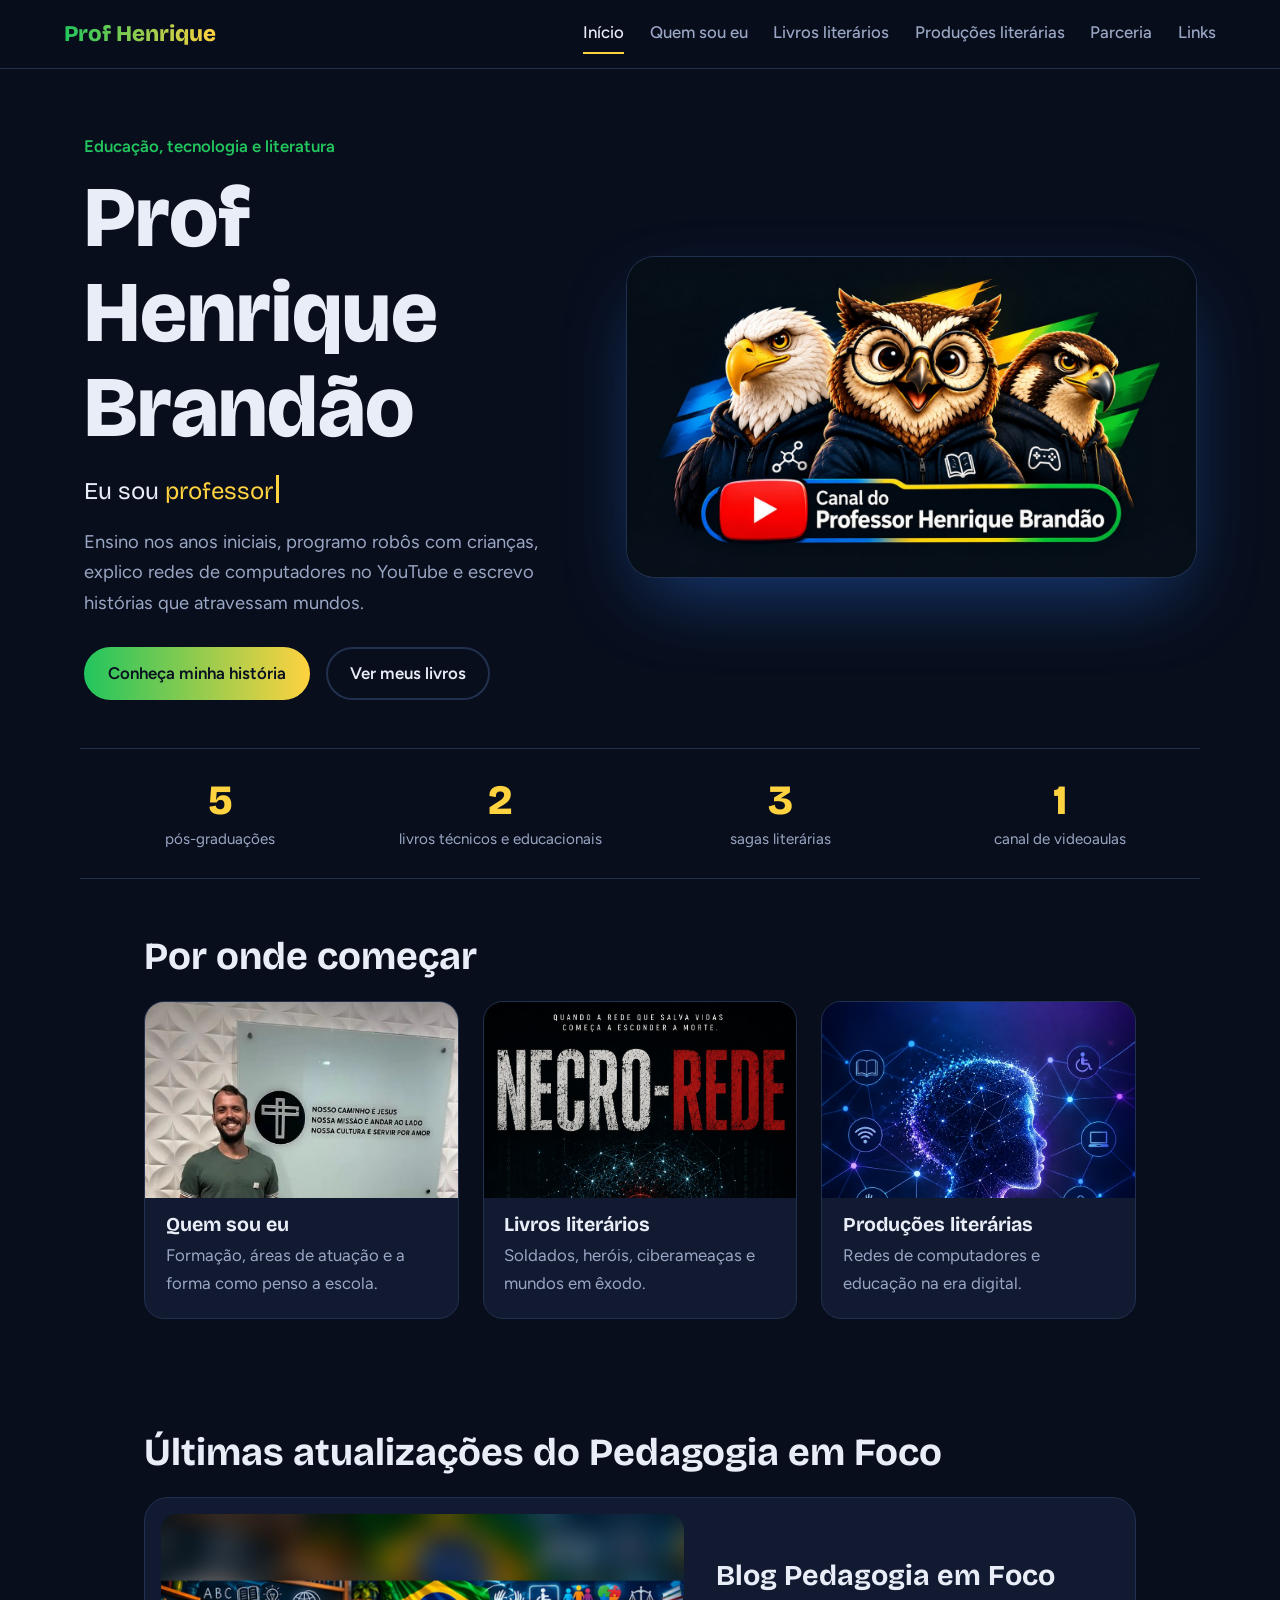
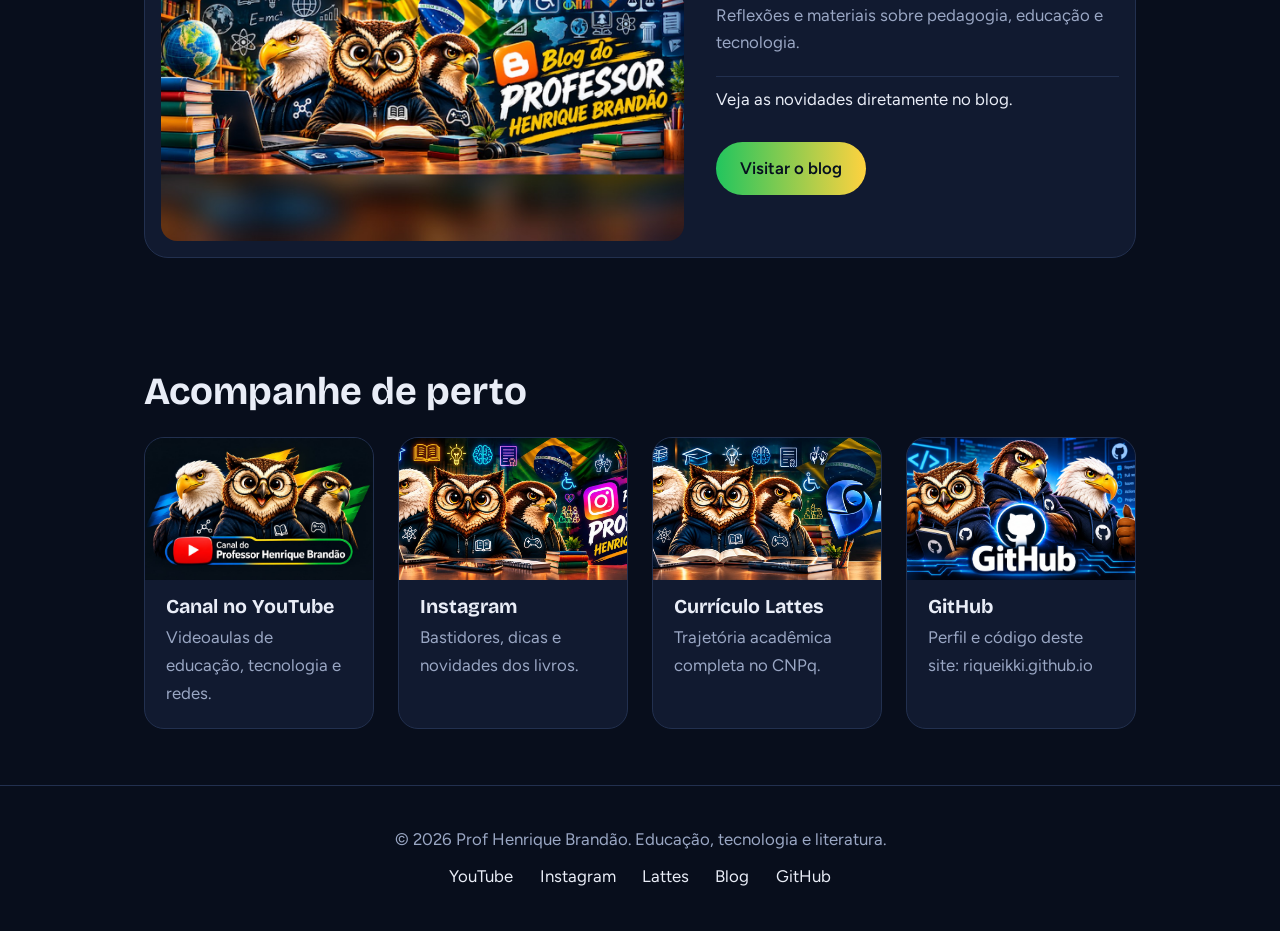
<file: index.html>
<!DOCTYPE html>
<html lang="pt-BR"><head><meta charset="utf-8"><meta name="viewport" content="width=device-width,initial-scale=1">
<title>Início | Prof Henrique</title><meta name="description" content="Site oficial do Prof Henrique Brandão: professor, técnico em redes e autor.">
<link rel="preconnect" href="https://fonts.googleapis.com"><link rel="preconnect" href="https://fonts.gstatic.com" crossorigin>
<link href="https://fonts.googleapis.com/css2?family=Bricolage+Grotesque:opsz,wght@12..96,500;12..96,800&family=Figtree:wght@400;500;600&display=swap" rel="stylesheet">
<link rel="stylesheet" href="style.css"></head><body>
<header class="top"><a class="logo" href="index.html">Prof Henrique</a>
<button class="burger" aria-label="Abrir menu" aria-expanded="false">Menu</button><nav><a href="index.html" aria-current="page">Início</a><a href="quem-sou-eu.html">Quem sou eu</a><a href="livros.html">Livros literários</a><a href="producoes.html">Produções literárias</a><a href="parceria.html">Parceria</a><a href="links.html">Links</a></nav></header>
<main><section class="hero"><div class="hero-txt"><p class="kicker">Educação, tecnologia e literatura</p>
<h1>Prof Henrique Brandão</h1>
<p class="roles">Eu sou <span id="role">professor</span><i class="caret"></i></p>
<p class="lead">Ensino nos anos iniciais, programo robôs com crianças, explico redes de computadores no YouTube e escrevo histórias que atravessam mundos.</p>
<div class="cta"><a class="btn" href="quem-sou-eu.html">Conheça minha história</a><a class="btn ghost" href="livros.html">Ver meus livros</a></div></div>
<div class="hero-art"><img src="assets/banner-youtube.jpg" alt="Coruja, águia e falcão, mascotes do canal do Professor Henrique Brandão"></div></section>
<section class="strip"><div><b>5</b><span>pós-graduações</span></div><div><b>2</b><span>livros técnicos e educacionais</span></div><div><b>3</b><span>sagas literárias</span></div><div><b>1</b><span>canal de videoaulas</span></div></section>
<section class="wrap"><h2>Por onde começar</h2><div class="grid3">
<a class="tile" href="quem-sou-eu.html"><img src="assets/henrique.jpg" alt="Foto do Prof Henrique"><h3>Quem sou eu</h3><p>Formação, áreas de atuação e a forma como penso a escola.</p></a>
<a class="tile" href="livros.html"><img src="assets/capa-necro-rede.jpg" alt="Capa de Necro-Rede"><h3>Livros literários</h3><p>Soldados, heróis, ciberameaças e mundos em êxodo.</p></a>
<a class="tile" href="producoes.html"><img src="assets/capa-pedagogia.jpg" alt="Capa de Pedagogia, Tecnologia e Conectividade"><h3>Produções literárias</h3><p>Redes de computadores e educação na era digital.</p></a></div></section>
<section class="wrap"><h2>Últimas atualizações do Pedagogia em Foco</h2><div class="link"><img src="assets/banner-blog.jpg" alt="Banner do Blog do Professor Henrique Brandão"><div><h3>Blog Pedagogia em Foco</h3><p>Reflexões e materiais sobre pedagogia, educação e tecnologia.</p><ul class="posts" id="posts" aria-live="polite"></ul><a class="btn" href="https://pedagogiaeducacaoemfoco.blogspot.com/" target="_blank" rel="noopener">Visitar o blog</a></div></div></section>
<section class="wrap"><h2>Acompanhe de perto</h2><div class="grid4">
<a class="tile" href="https://www.youtube.com/@ProfHenriqueBrandao" target="_blank" rel="noopener"><img src="assets/banner-youtube.jpg" alt="Banner do YouTube"><h3>Canal no YouTube</h3><p>Videoaulas de educação, tecnologia e redes.</p></a>
<a class="tile" href="https://www.instagram.com/prof.henriquebrandao/" target="_blank" rel="noopener"><img src="assets/banner-instagram.jpg" alt="Banner do Instagram"><h3>Instagram</h3><p>Bastidores, dicas e novidades dos livros.</p></a>
<a class="tile" href="https://buscatextual.cnpq.br/buscatextual/visualizacv.do;jsessionid=6419F757BEDF2084B0B054A61D8149E6.buscatextual_0" target="_blank" rel="noopener"><img src="assets/banner-lattes.jpg" alt="Banner do Currículo Lattes"><h3>Currículo Lattes</h3><p>Trajetória acadêmica completa no CNPq.</p></a><a class="tile" href="https://github.com/riqueikki" target="_blank" rel="noopener"><img src="assets/banner-github.jpg" alt="Banner do GitHub"><h3>GitHub</h3><p>Perfil e código deste site: riqueikki.github.io</p></a></div></section></main>
<footer><p>© 2026 Prof Henrique Brandão. Educação, tecnologia e literatura.</p>
<p><a href="https://www.youtube.com/@ProfHenriqueBrandao">YouTube</a> <a href="https://www.instagram.com/prof.henriquebrandao/">Instagram</a> <a href="https://buscatextual.cnpq.br/buscatextual/visualizacv.do;jsessionid=6419F757BEDF2084B0B054A61D8149E6.buscatextual_0">Lattes</a> <a href="https://pedagogiaeducacaoemfoco.blogspot.com/">Blog</a> <a href="https://github.com/riqueikki">GitHub</a></p></footer>
<script src="script.js"></script></body></html>
</file>
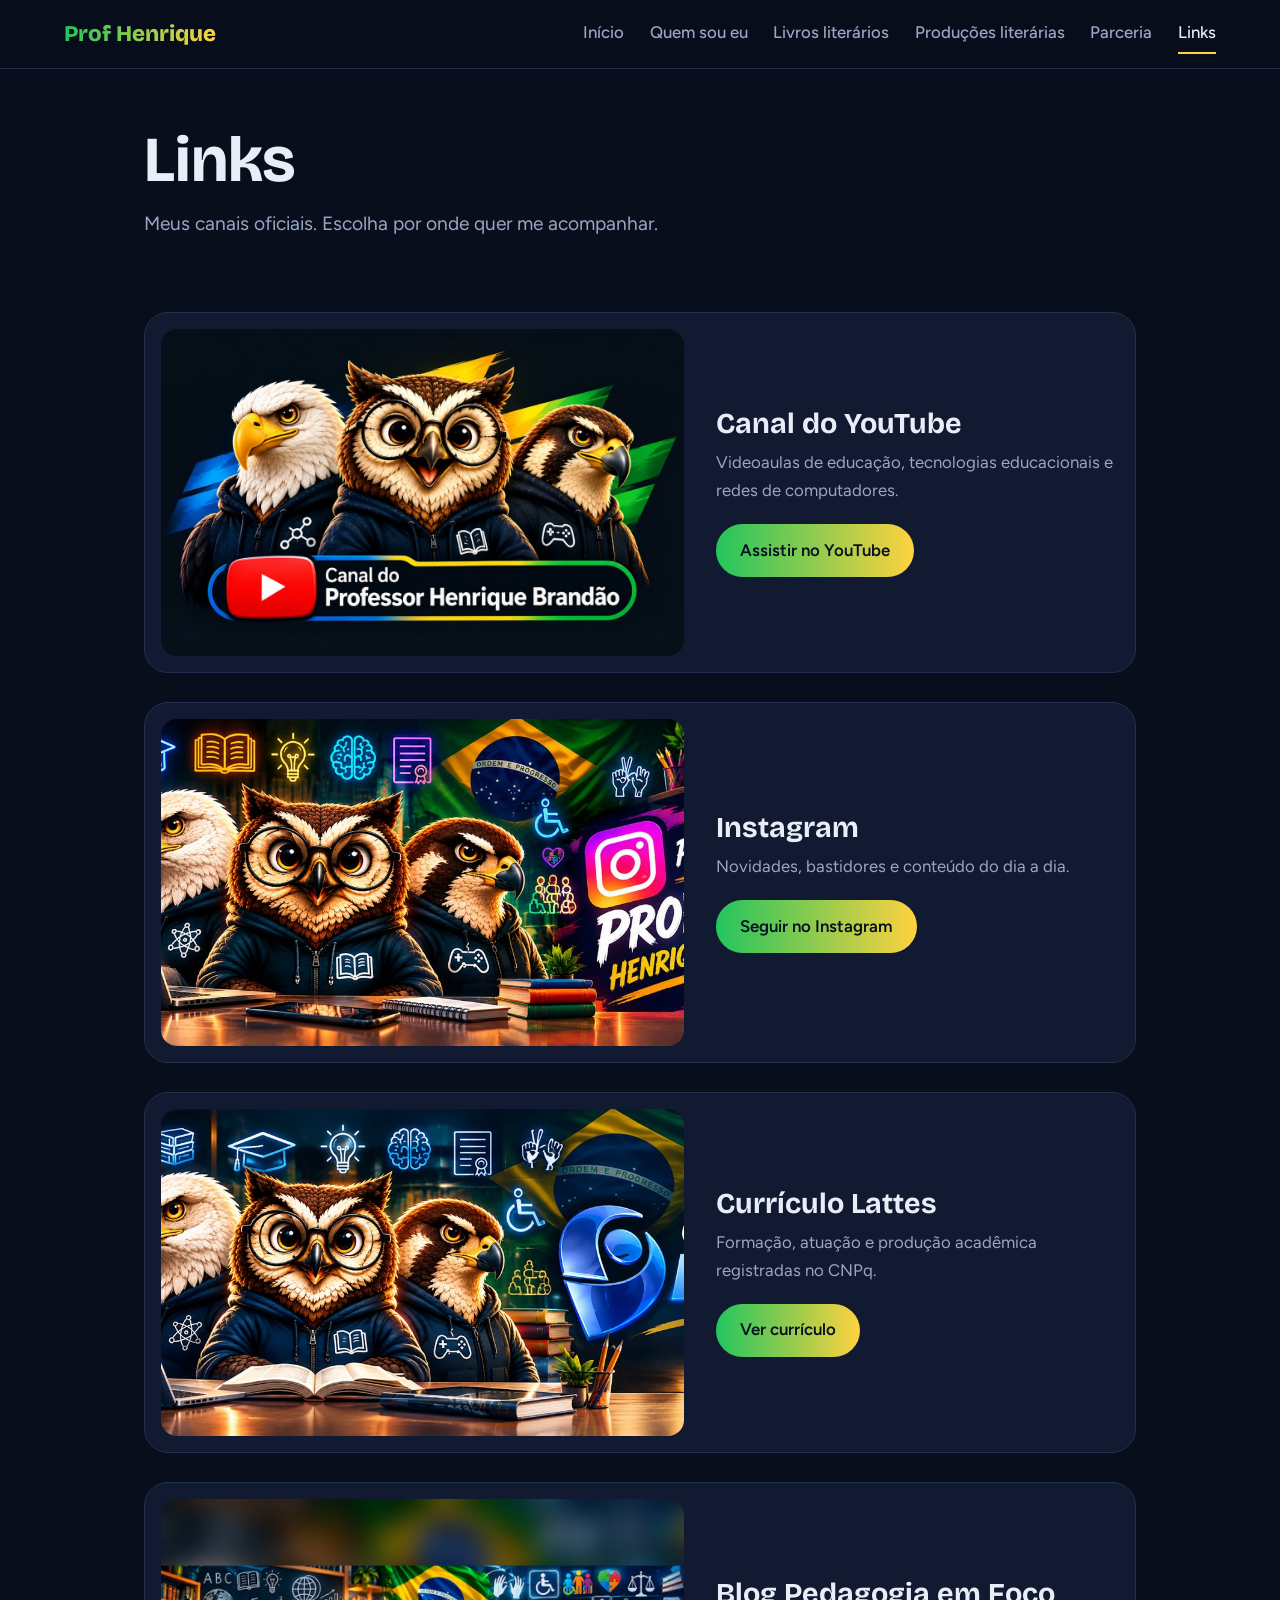
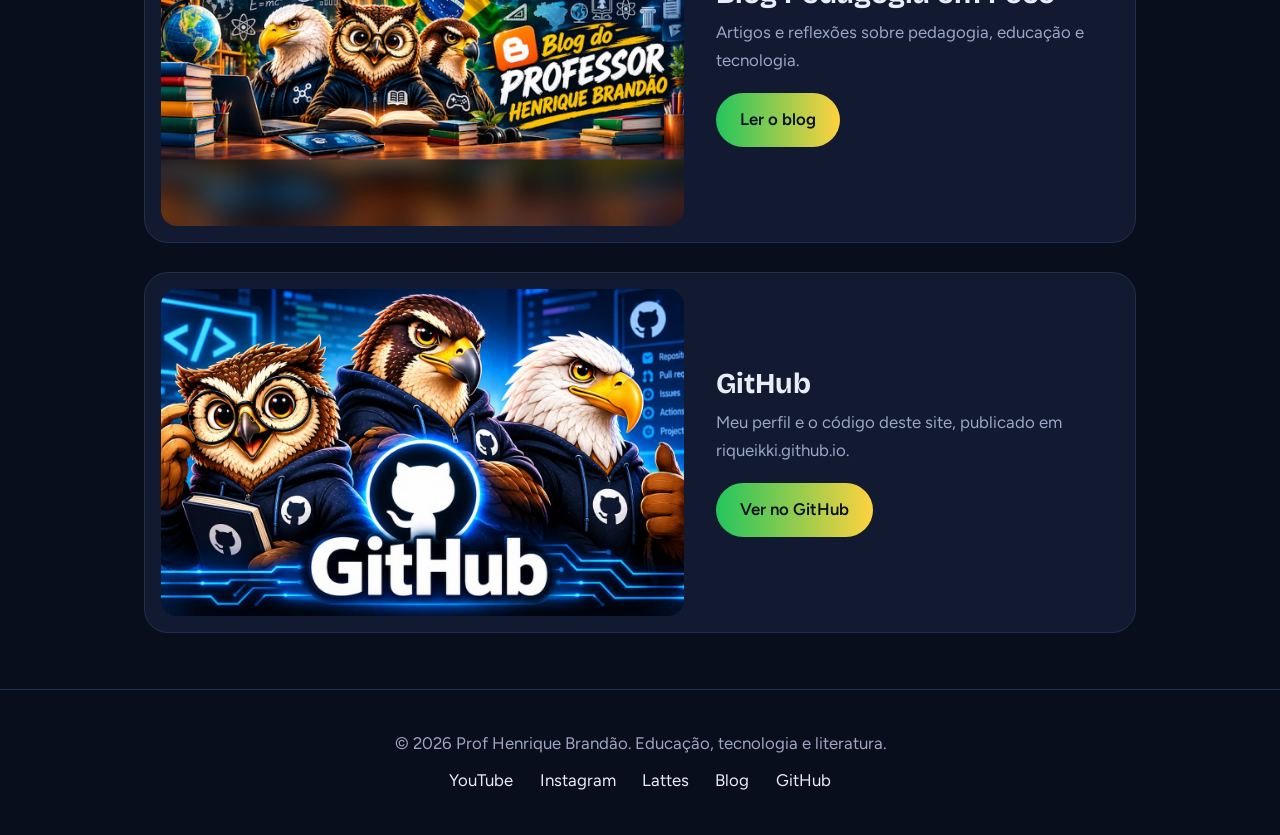
<file: links.html>
<!DOCTYPE html>
<html lang="pt-BR"><head><meta charset="utf-8"><meta name="viewport" content="width=device-width,initial-scale=1">
<title>Links | Prof Henrique</title><meta name="description" content="YouTube, Instagram e Lattes.">
<link rel="preconnect" href="https://fonts.googleapis.com"><link rel="preconnect" href="https://fonts.gstatic.com" crossorigin>
<link href="https://fonts.googleapis.com/css2?family=Bricolage+Grotesque:opsz,wght@12..96,500;12..96,800&family=Figtree:wght@400;500;600&display=swap" rel="stylesheet">
<link rel="stylesheet" href="style.css"></head><body>
<header class="top"><a class="logo" href="index.html">Prof Henrique</a>
<button class="burger" aria-label="Abrir menu" aria-expanded="false">Menu</button><nav><a href="index.html">Início</a><a href="quem-sou-eu.html">Quem sou eu</a><a href="livros.html">Livros literários</a><a href="producoes.html">Produções literárias</a><a href="parceria.html">Parceria</a><a href="links.html" aria-current="page">Links</a></nav></header>
<main><section class="phead"><h1>Links</h1><p>Meus canais oficiais. Escolha por onde quer me acompanhar.</p></section><section class="wrap stack"><a class="link" href="https://www.youtube.com/@ProfHenriqueBrandao" target="_blank" rel="noopener"><img src="assets/banner-youtube.jpg" alt="Banner Canal do YouTube"><div><h3>Canal do YouTube</h3><p>Videoaulas de educação, tecnologias educacionais e redes de computadores.</p><span class="btn">Assistir no YouTube</span></div></a><a class="link" href="https://www.instagram.com/prof.henriquebrandao/" target="_blank" rel="noopener"><img src="assets/banner-instagram.jpg" alt="Banner Instagram"><div><h3>Instagram</h3><p>Novidades, bastidores e conteúdo do dia a dia.</p><span class="btn">Seguir no Instagram</span></div></a><a class="link" href="https://buscatextual.cnpq.br/buscatextual/visualizacv.do;jsessionid=6419F757BEDF2084B0B054A61D8149E6.buscatextual_0" target="_blank" rel="noopener"><img src="assets/banner-lattes.jpg" alt="Banner Currículo Lattes"><div><h3>Currículo Lattes</h3><p>Formação, atuação e produção acadêmica registradas no CNPq.</p><span class="btn">Ver currículo</span></div></a><a class="link" href="https://pedagogiaeducacaoemfoco.blogspot.com/" target="_blank" rel="noopener"><img src="assets/banner-blog.jpg" alt="Banner Blog Pedagogia em Foco"><div><h3>Blog Pedagogia em Foco</h3><p>Artigos e reflexões sobre pedagogia, educação e tecnologia.</p><span class="btn">Ler o blog</span></div></a><a class="link" href="https://github.com/riqueikki" target="_blank" rel="noopener"><img src="assets/banner-github.jpg" alt="Banner GitHub"><div><h3>GitHub</h3><p>Meu perfil e o código deste site, publicado em riqueikki.github.io.</p><span class="btn">Ver no GitHub</span></div></a></section></main>
<footer><p>© 2026 Prof Henrique Brandão. Educação, tecnologia e literatura.</p>
<p><a href="https://www.youtube.com/@ProfHenriqueBrandao">YouTube</a> <a href="https://www.instagram.com/prof.henriquebrandao/">Instagram</a> <a href="https://buscatextual.cnpq.br/buscatextual/visualizacv.do;jsessionid=6419F757BEDF2084B0B054A61D8149E6.buscatextual_0">Lattes</a> <a href="https://pedagogiaeducacaoemfoco.blogspot.com/">Blog</a> <a href="https://github.com/riqueikki">GitHub</a></p></footer>
<script src="script.js"></script></body></html>
</file>
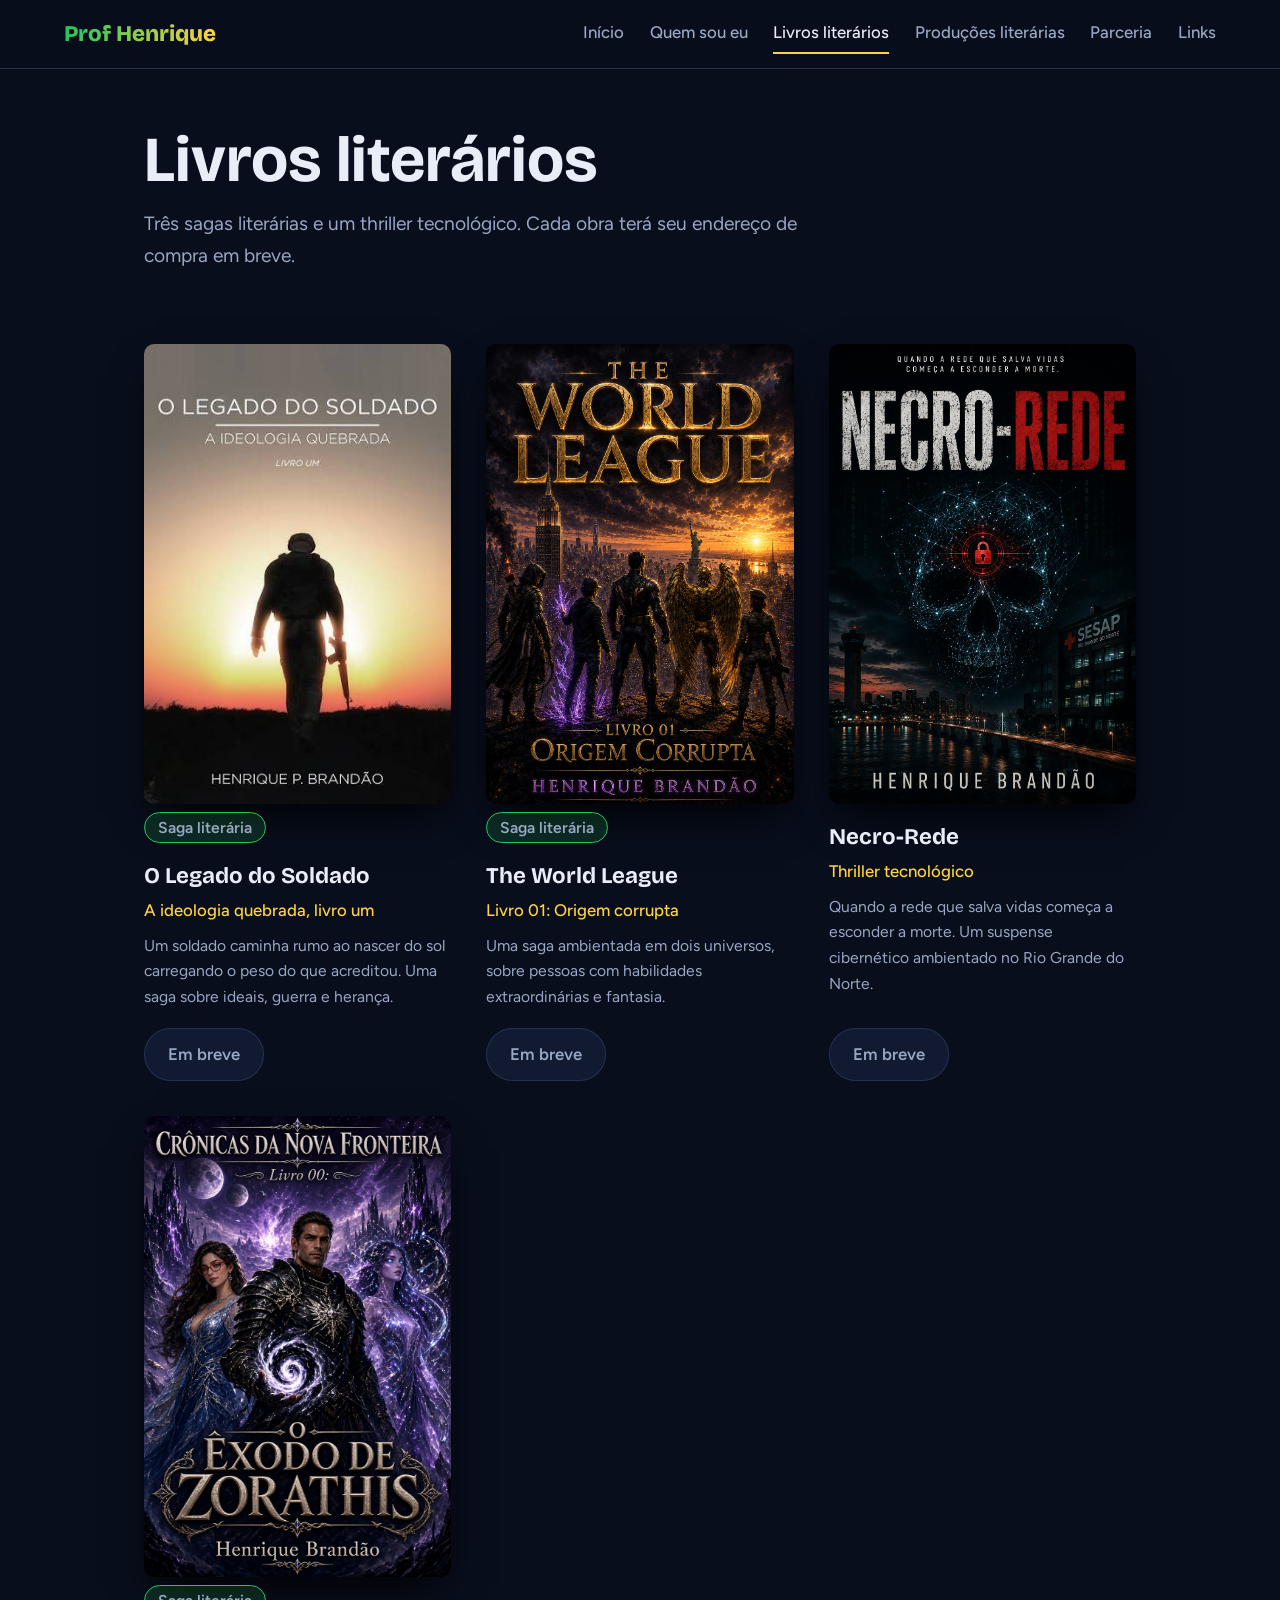
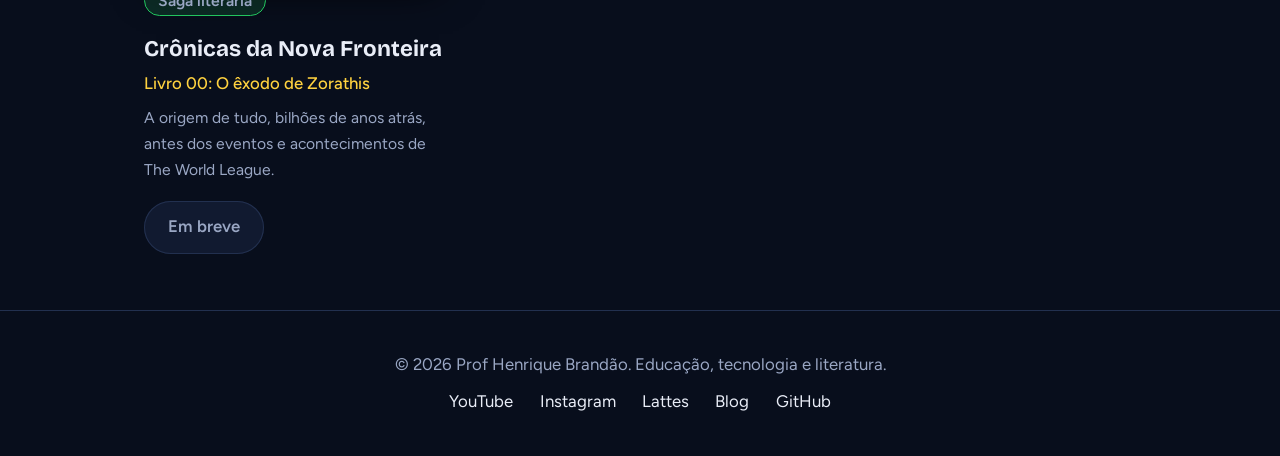
<file: livros.html>
<!DOCTYPE html>
<html lang="pt-BR"><head><meta charset="utf-8"><meta name="viewport" content="width=device-width,initial-scale=1">
<title>Livros literários | Prof Henrique</title><meta name="description" content="Sagas de ficção de Henrique Brandão.">
<link rel="preconnect" href="https://fonts.googleapis.com"><link rel="preconnect" href="https://fonts.gstatic.com" crossorigin>
<link href="https://fonts.googleapis.com/css2?family=Bricolage+Grotesque:opsz,wght@12..96,500;12..96,800&family=Figtree:wght@400;500;600&display=swap" rel="stylesheet">
<link rel="stylesheet" href="style.css"></head><body>
<header class="top"><a class="logo" href="index.html">Prof Henrique</a>
<button class="burger" aria-label="Abrir menu" aria-expanded="false">Menu</button><nav><a href="index.html">Início</a><a href="quem-sou-eu.html">Quem sou eu</a><a href="livros.html" aria-current="page">Livros literários</a><a href="producoes.html">Produções literárias</a><a href="parceria.html">Parceria</a><a href="links.html">Links</a></nav></header>
<main><section class="phead"><h1>Livros literários</h1><p>Três sagas literárias e um thriller tecnológico. Cada obra terá seu endereço de compra em breve.</p></section><section class="wrap"><div class="shelf"><article class="book"><img src="assets/capa-legado.jpg" alt="Capa de O Legado do Soldado" loading="lazy"><p class="tag">Saga literária</p><h3>O Legado do Soldado</h3><p class="sub">A ideologia quebrada, livro um</p><p>Um soldado caminha rumo ao nascer do sol carregando o peso do que acreditou. Uma saga sobre ideais, guerra e herança.</p><a class="btn off" href="#" data-buy="" aria-disabled="true">Em breve</a></article><article class="book"><img src="assets/capa-world-league.jpg" alt="Capa de The World League" loading="lazy"><p class="tag">Saga literária</p><h3>The World League</h3><p class="sub">Livro 01: Origem corrupta</p><p>Uma saga ambientada em dois universos, sobre pessoas com habilidades extraordinárias e fantasia.</p><a class="btn off" href="#" data-buy="" aria-disabled="true">Em breve</a></article><article class="book"><img src="assets/capa-necro-rede.jpg" alt="Capa de Necro-Rede" loading="lazy"><h3>Necro-Rede</h3><p class="sub">Thriller tecnológico</p><p>Quando a rede que salva vidas começa a esconder a morte. Um suspense cibernético ambientado no Rio Grande do Norte.</p><a class="btn off" href="#" data-buy="" aria-disabled="true">Em breve</a></article><article class="book"><img src="assets/capa-cronicas.jpg" alt="Capa de O Êxodo de Zorathis" loading="lazy"><p class="tag">Saga literária</p><h3>Crônicas da Nova Fronteira</h3><p class="sub">Livro 00: O êxodo de Zorathis</p><p>A origem de tudo, bilhões de anos atrás, antes dos eventos e acontecimentos de The World League.</p><a class="btn off" href="#" data-buy="" aria-disabled="true">Em breve</a></article></div></section></main>
<footer><p>© 2026 Prof Henrique Brandão. Educação, tecnologia e literatura.</p>
<p><a href="https://www.youtube.com/@ProfHenriqueBrandao">YouTube</a> <a href="https://www.instagram.com/prof.henriquebrandao/">Instagram</a> <a href="https://buscatextual.cnpq.br/buscatextual/visualizacv.do;jsessionid=6419F757BEDF2084B0B054A61D8149E6.buscatextual_0">Lattes</a> <a href="https://pedagogiaeducacaoemfoco.blogspot.com/">Blog</a> <a href="https://github.com/riqueikki">GitHub</a></p></footer>
<script src="script.js"></script></body></html>
</file>
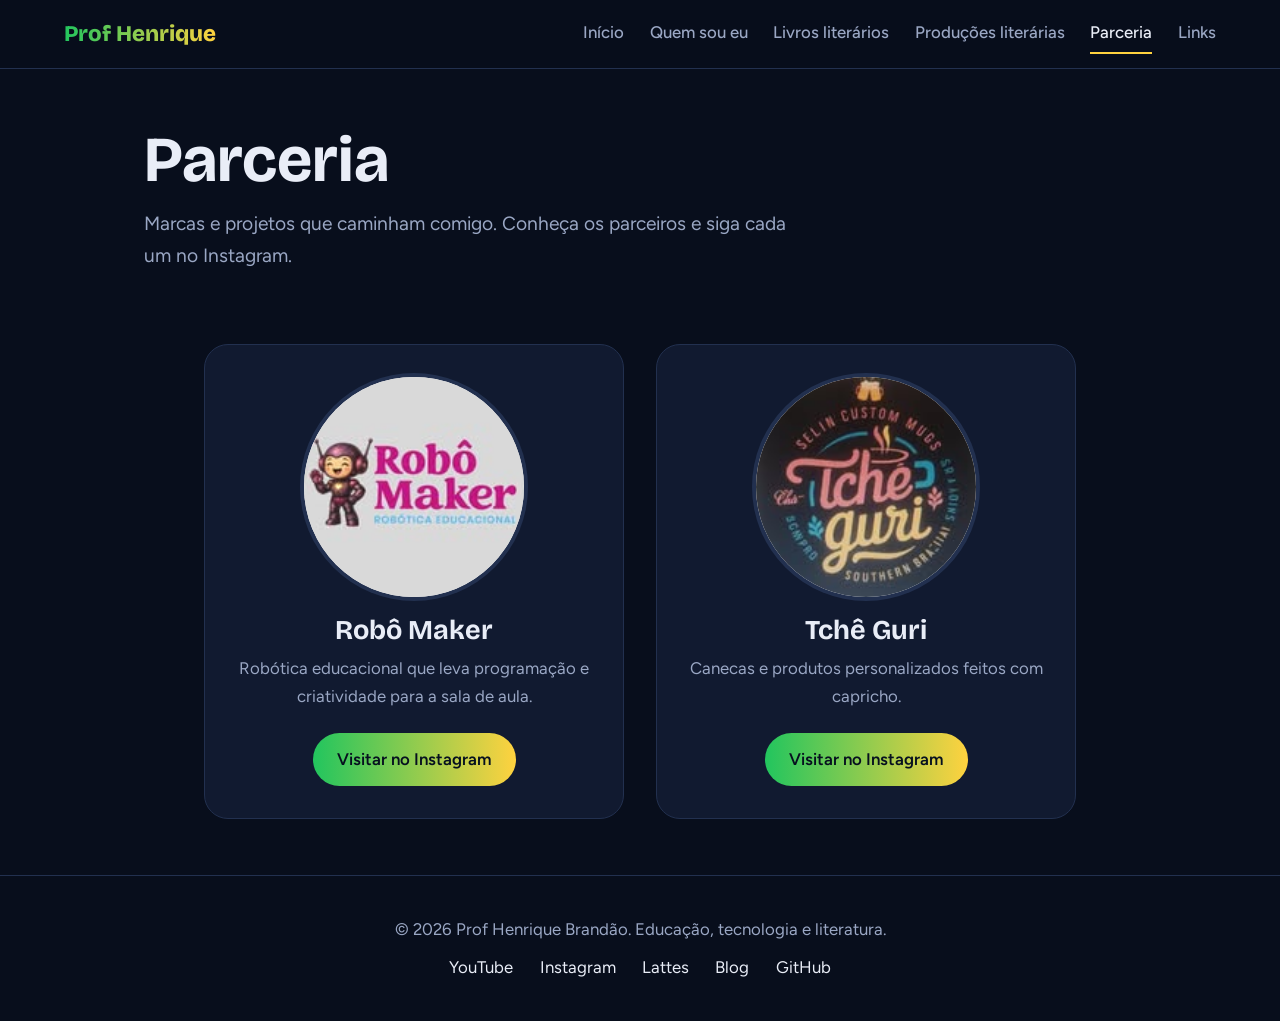
<file: parceria.html>
<!DOCTYPE html>
<html lang="pt-BR"><head><meta charset="utf-8"><meta name="viewport" content="width=device-width,initial-scale=1">
<title>Parceria | Prof Henrique</title><meta name="description" content="Parceiros do Prof Henrique Brandão: Robô Maker e Tchê Guri.">
<link rel="preconnect" href="https://fonts.googleapis.com"><link rel="preconnect" href="https://fonts.gstatic.com" crossorigin>
<link href="https://fonts.googleapis.com/css2?family=Bricolage+Grotesque:opsz,wght@12..96,500;12..96,800&family=Figtree:wght@400;500;600&display=swap" rel="stylesheet">
<link rel="stylesheet" href="style.css"></head><body>
<header class="top"><a class="logo" href="index.html">Prof Henrique</a>
<button class="burger" aria-label="Abrir menu" aria-expanded="false">Menu</button><nav><a href="index.html">Início</a><a href="quem-sou-eu.html">Quem sou eu</a><a href="livros.html">Livros literários</a><a href="producoes.html">Produções literárias</a><a href="parceria.html" aria-current="page">Parceria</a><a href="links.html">Links</a></nav></header>
<main><section class="phead"><h1>Parceria</h1><p>Marcas e projetos que caminham comigo. Conheça os parceiros e siga cada um no Instagram.</p></section><section class="wrap"><div class="partners"><article class="partner"><div class="logo-box"><img src="assets/logo-robomaker.png" alt="Logo da Robô Maker, robótica educacional"></div><h3>Robô Maker</h3><p>Robótica educacional que leva programação e criatividade para a sala de aula.</p><a class="btn" href="https://www.instagram.com/robomaker.re/" target="_blank" rel="noopener">Visitar no Instagram</a></article><article class="partner"><div class="logo-box"><img src="assets/logo-tcheguri.png" alt="Logo da Tchê Guri, canecas e personalizados"></div><h3>Tchê Guri</h3><p>Canecas e produtos personalizados feitos com capricho.</p><a class="btn" href="https://www.instagram.com/tcheguricanecasepersonalizados/" target="_blank" rel="noopener">Visitar no Instagram</a></article></div></section></main>
<footer><p>© 2026 Prof Henrique Brandão. Educação, tecnologia e literatura.</p>
<p><a href="https://www.youtube.com/@ProfHenriqueBrandao">YouTube</a> <a href="https://www.instagram.com/prof.henriquebrandao/">Instagram</a> <a href="https://buscatextual.cnpq.br/buscatextual/visualizacv.do;jsessionid=6419F757BEDF2084B0B054A61D8149E6.buscatextual_0">Lattes</a> <a href="https://pedagogiaeducacaoemfoco.blogspot.com/">Blog</a> <a href="https://github.com/riqueikki">GitHub</a></p></footer>
<script src="script.js"></script></body></html>
</file>
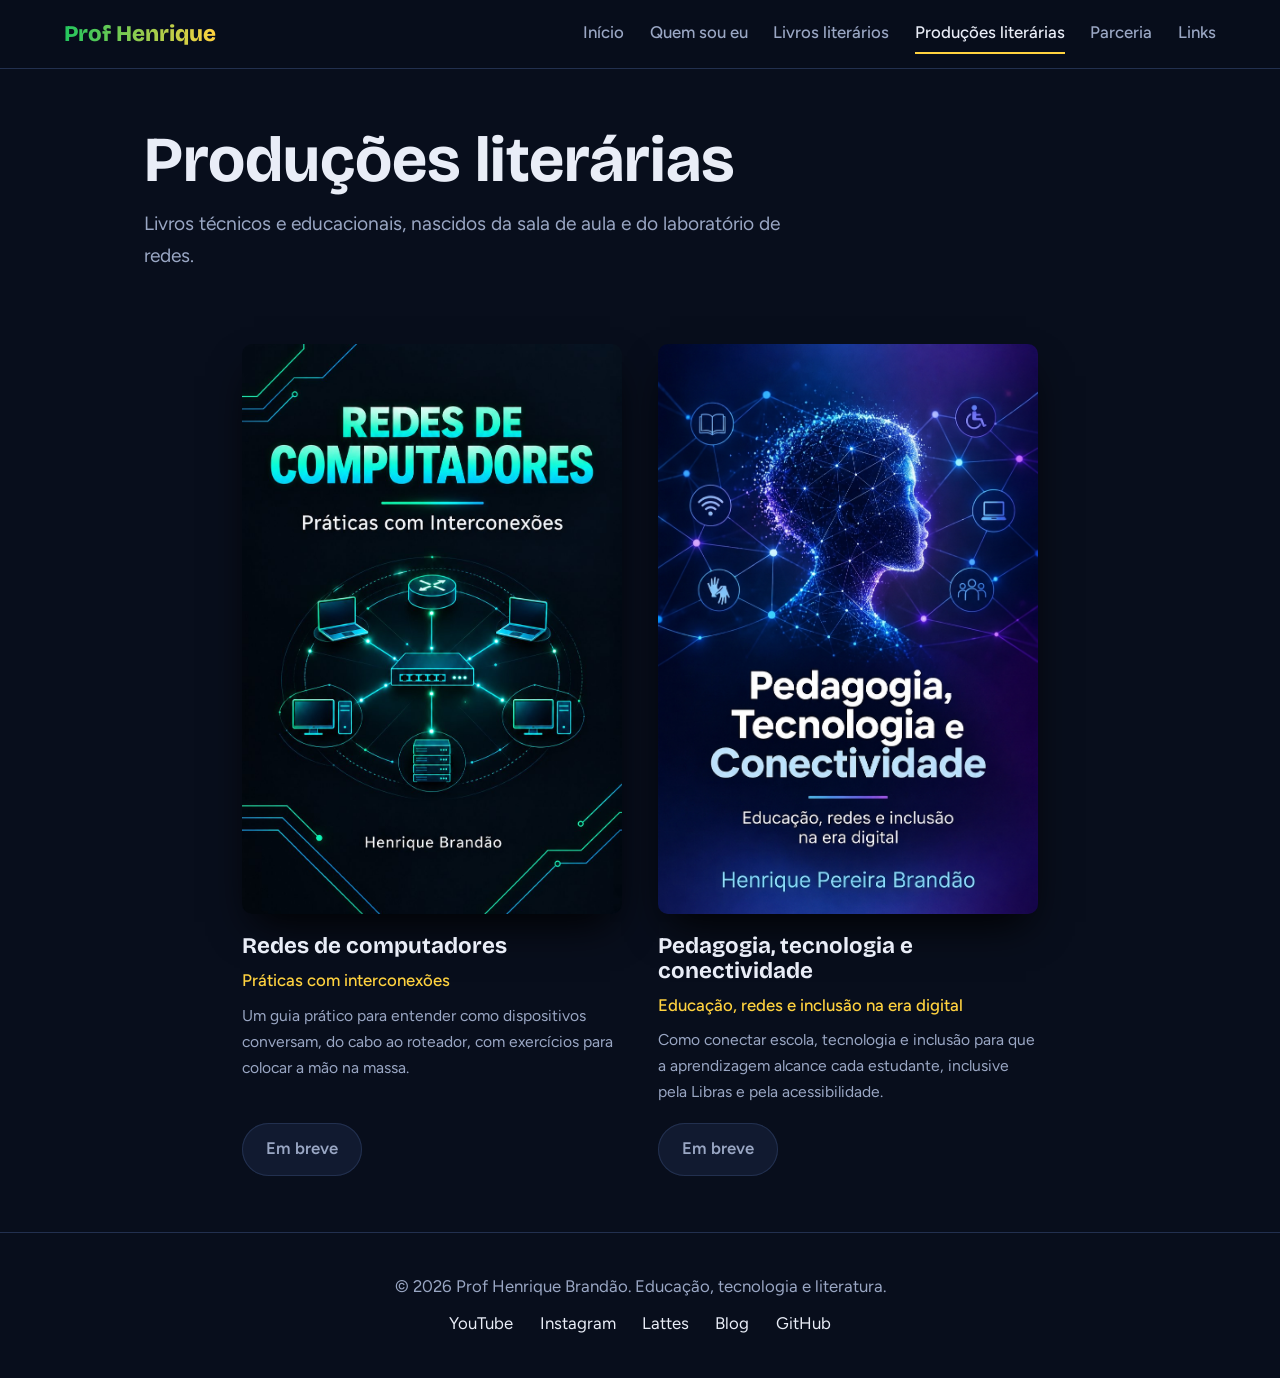
<file: producoes.html>
<!DOCTYPE html>
<html lang="pt-BR"><head><meta charset="utf-8"><meta name="viewport" content="width=device-width,initial-scale=1">
<title>Produções literárias | Prof Henrique</title><meta name="description" content="Livros técnicos e educacionais.">
<link rel="preconnect" href="https://fonts.googleapis.com"><link rel="preconnect" href="https://fonts.gstatic.com" crossorigin>
<link href="https://fonts.googleapis.com/css2?family=Bricolage+Grotesque:opsz,wght@12..96,500;12..96,800&family=Figtree:wght@400;500;600&display=swap" rel="stylesheet">
<link rel="stylesheet" href="style.css"></head><body>
<header class="top"><a class="logo" href="index.html">Prof Henrique</a>
<button class="burger" aria-label="Abrir menu" aria-expanded="false">Menu</button><nav><a href="index.html">Início</a><a href="quem-sou-eu.html">Quem sou eu</a><a href="livros.html">Livros literários</a><a href="producoes.html" aria-current="page">Produções literárias</a><a href="parceria.html">Parceria</a><a href="links.html">Links</a></nav></header>
<main><section class="phead"><h1>Produções literárias</h1><p>Livros técnicos e educacionais, nascidos da sala de aula e do laboratório de redes.</p></section><section class="wrap"><div class="shelf two"><article class="book"><img src="assets/capa-redes.jpg" alt="Capa de Redes de Computadores" loading="lazy"><h3>Redes de computadores</h3><p class="sub">Práticas com interconexões</p><p>Um guia prático para entender como dispositivos conversam, do cabo ao roteador, com exercícios para colocar a mão na massa.</p><a class="btn off" href="#" data-buy="" aria-disabled="true">Em breve</a></article><article class="book"><img src="assets/capa-pedagogia.jpg" alt="Capa de Pedagogia, Tecnologia e Conectividade" loading="lazy"><h3>Pedagogia, tecnologia e conectividade</h3><p class="sub">Educação, redes e inclusão na era digital</p><p>Como conectar escola, tecnologia e inclusão para que a aprendizagem alcance cada estudante, inclusive pela Libras e pela acessibilidade.</p><a class="btn off" href="#" data-buy="" aria-disabled="true">Em breve</a></article></div></section></main>
<footer><p>© 2026 Prof Henrique Brandão. Educação, tecnologia e literatura.</p>
<p><a href="https://www.youtube.com/@ProfHenriqueBrandao">YouTube</a> <a href="https://www.instagram.com/prof.henriquebrandao/">Instagram</a> <a href="https://buscatextual.cnpq.br/buscatextual/visualizacv.do;jsessionid=6419F757BEDF2084B0B054A61D8149E6.buscatextual_0">Lattes</a> <a href="https://pedagogiaeducacaoemfoco.blogspot.com/">Blog</a> <a href="https://github.com/riqueikki">GitHub</a></p></footer>
<script src="script.js"></script></body></html>
</file>
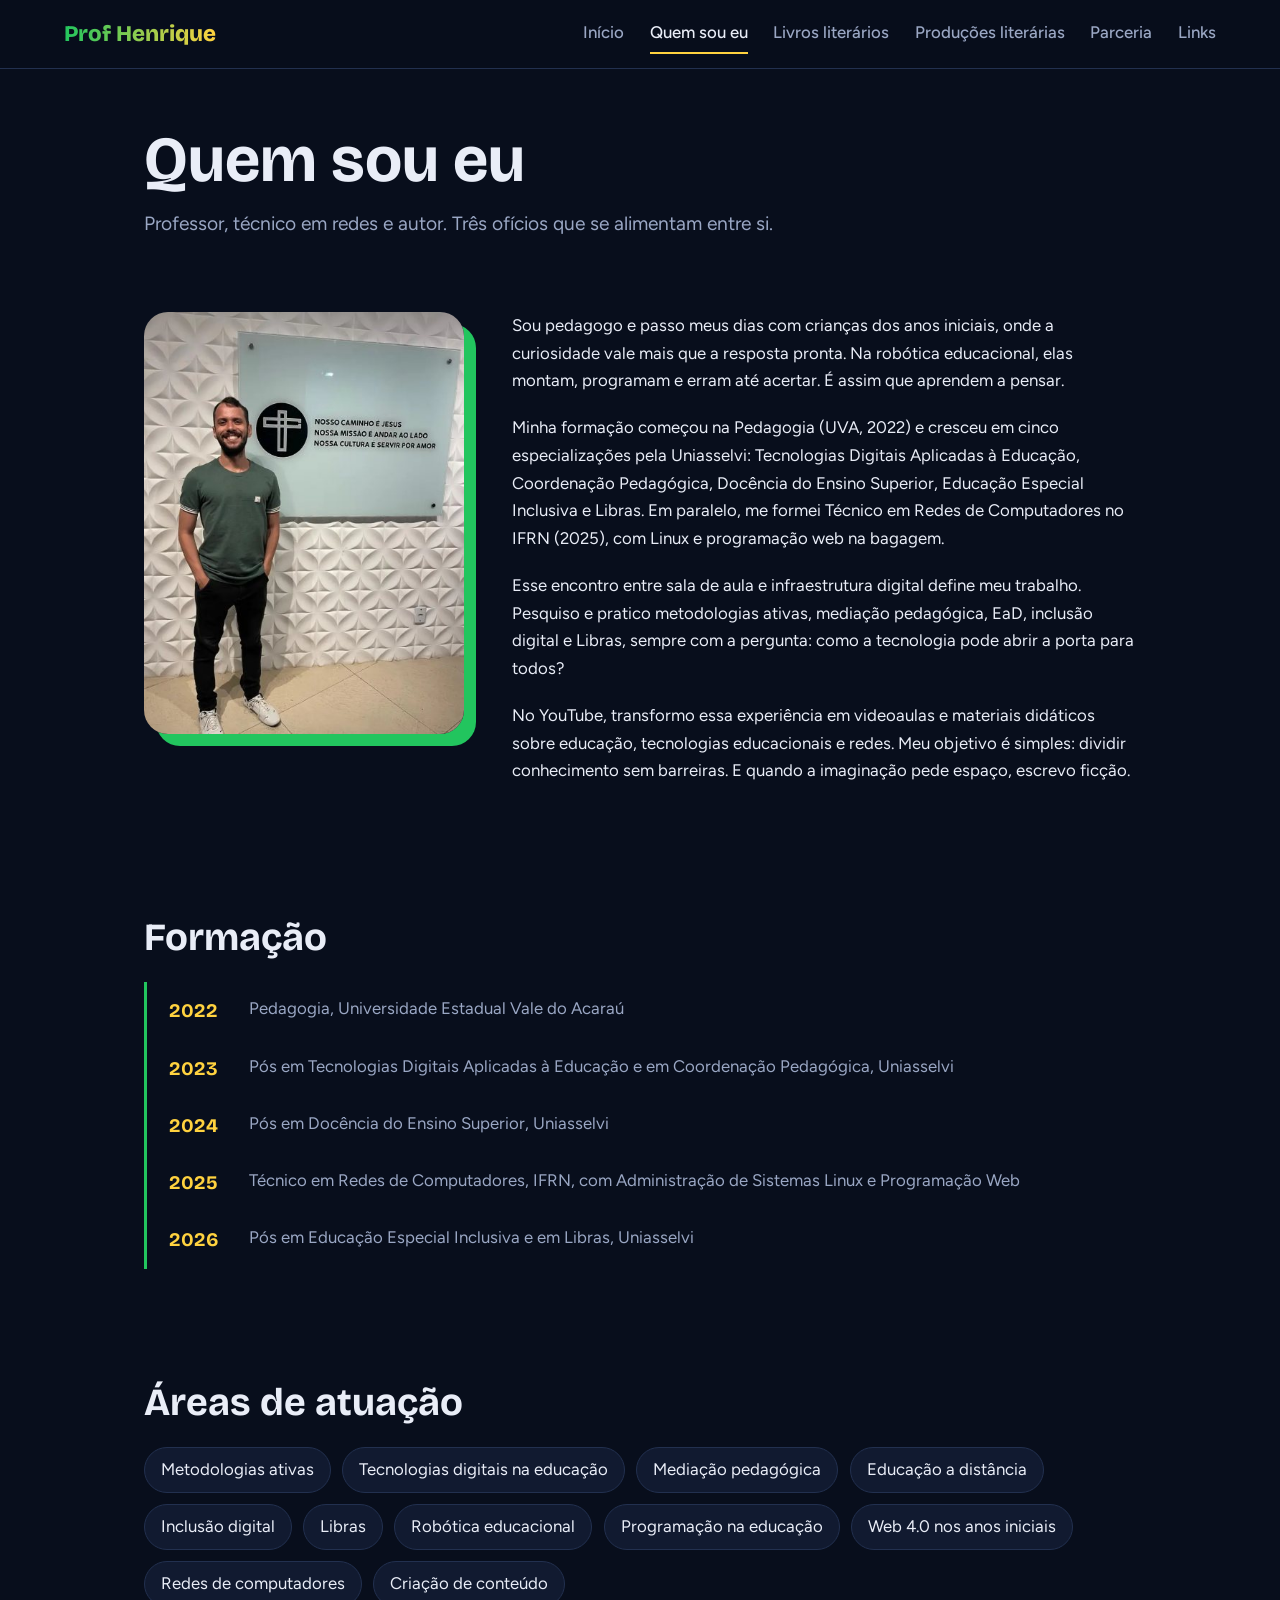
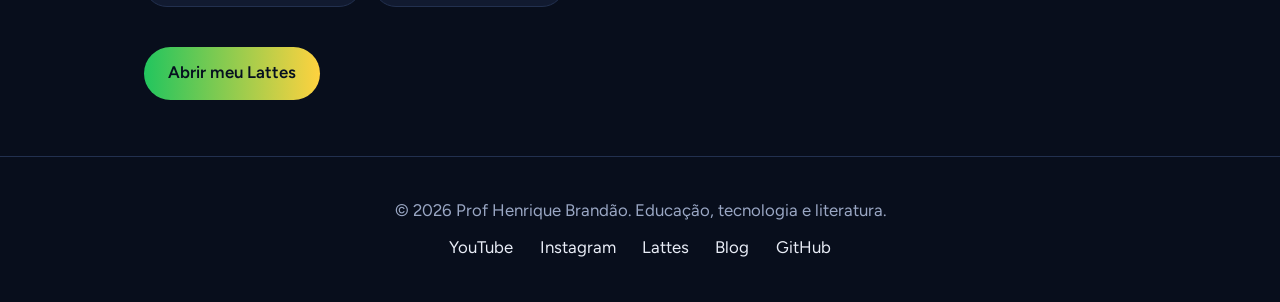
<file: quem-sou-eu.html>
<!DOCTYPE html>
<html lang="pt-BR"><head><meta charset="utf-8"><meta name="viewport" content="width=device-width,initial-scale=1">
<title>Quem sou eu | Prof Henrique</title><meta name="description" content="Trajetória do Prof Henrique Brandão.">
<link rel="preconnect" href="https://fonts.googleapis.com"><link rel="preconnect" href="https://fonts.gstatic.com" crossorigin>
<link href="https://fonts.googleapis.com/css2?family=Bricolage+Grotesque:opsz,wght@12..96,500;12..96,800&family=Figtree:wght@400;500;600&display=swap" rel="stylesheet">
<link rel="stylesheet" href="style.css"></head><body>
<header class="top"><a class="logo" href="index.html">Prof Henrique</a>
<button class="burger" aria-label="Abrir menu" aria-expanded="false">Menu</button><nav><a href="index.html">Início</a><a href="quem-sou-eu.html" aria-current="page">Quem sou eu</a><a href="livros.html">Livros literários</a><a href="producoes.html">Produções literárias</a><a href="parceria.html">Parceria</a><a href="links.html">Links</a></nav></header>
<main><section class="phead"><h1>Quem sou eu</h1><p>Professor, técnico em redes e autor. Três ofícios que se alimentam entre si.</p></section>
<section class="wrap about"><img class="photo" src="assets/henrique.jpg" alt="Prof Henrique Brandão sorrindo"><div class="prose">
<p>Sou pedagogo e passo meus dias com crianças dos anos iniciais, onde a curiosidade vale mais que a resposta pronta. Na robótica educacional, elas montam, programam e erram até acertar. É assim que aprendem a pensar.</p>
<p>Minha formação começou na Pedagogia (UVA, 2022) e cresceu em cinco especializações pela Uniasselvi: Tecnologias Digitais Aplicadas à Educação, Coordenação Pedagógica, Docência do Ensino Superior, Educação Especial Inclusiva e Libras. Em paralelo, me formei Técnico em Redes de Computadores no IFRN (2025), com Linux e programação web na bagagem.</p>
<p>Esse encontro entre sala de aula e infraestrutura digital define meu trabalho. Pesquiso e pratico metodologias ativas, mediação pedagógica, EaD, inclusão digital e Libras, sempre com a pergunta: como a tecnologia pode abrir a porta para todos?</p>
<p>No YouTube, transformo essa experiência em videoaulas e materiais didáticos sobre educação, tecnologias educacionais e redes. Meu objetivo é simples: dividir conhecimento sem barreiras. E quando a imaginação pede espaço, escrevo ficção.</p></div></section>
<section class="wrap"><h2>Formação</h2><ol class="time">
<li><b>2022</b><span>Pedagogia, Universidade Estadual Vale do Acaraú</span></li>
<li><b>2023</b><span>Pós em Tecnologias Digitais Aplicadas à Educação e em Coordenação Pedagógica, Uniasselvi</span></li>
<li><b>2024</b><span>Pós em Docência do Ensino Superior, Uniasselvi</span></li>
<li><b>2025</b><span>Técnico em Redes de Computadores, IFRN, com Administração de Sistemas Linux e Programação Web</span></li>
<li><b>2026</b><span>Pós em Educação Especial Inclusiva e em Libras, Uniasselvi</span></li></ol></section>
<section class="wrap"><h2>Áreas de atuação</h2><div class="chips">
<span>Metodologias ativas</span><span>Tecnologias digitais na educação</span><span>Mediação pedagógica</span><span>Educação a distância</span><span>Inclusão digital</span><span>Libras</span><span>Robótica educacional</span><span>Programação na educação</span><span>Web 4.0 nos anos iniciais</span><span>Redes de computadores</span><span>Criação de conteúdo</span></div>
<p class="cta"><a class="btn" href="http://lattes.cnpq.br/3095311390817390" target="_blank" rel="noopener">Abrir meu Lattes</a></p></section></main>
<footer><p>© 2026 Prof Henrique Brandão. Educação, tecnologia e literatura.</p>
<p><a href="https://www.youtube.com/@ProfHenriqueBrandao">YouTube</a> <a href="https://www.instagram.com/prof.henriquebrandao/">Instagram</a> <a href="http://lattes.cnpq.br/3095311390817390">Lattes</a> <a href="https://pedagogiaeducacaoemfoco.blogspot.com/">Blog</a> <a href="https://github.com/riqueikki">GitHub</a></p></footer>
<script src="script.js"></script></body></html>
</file>
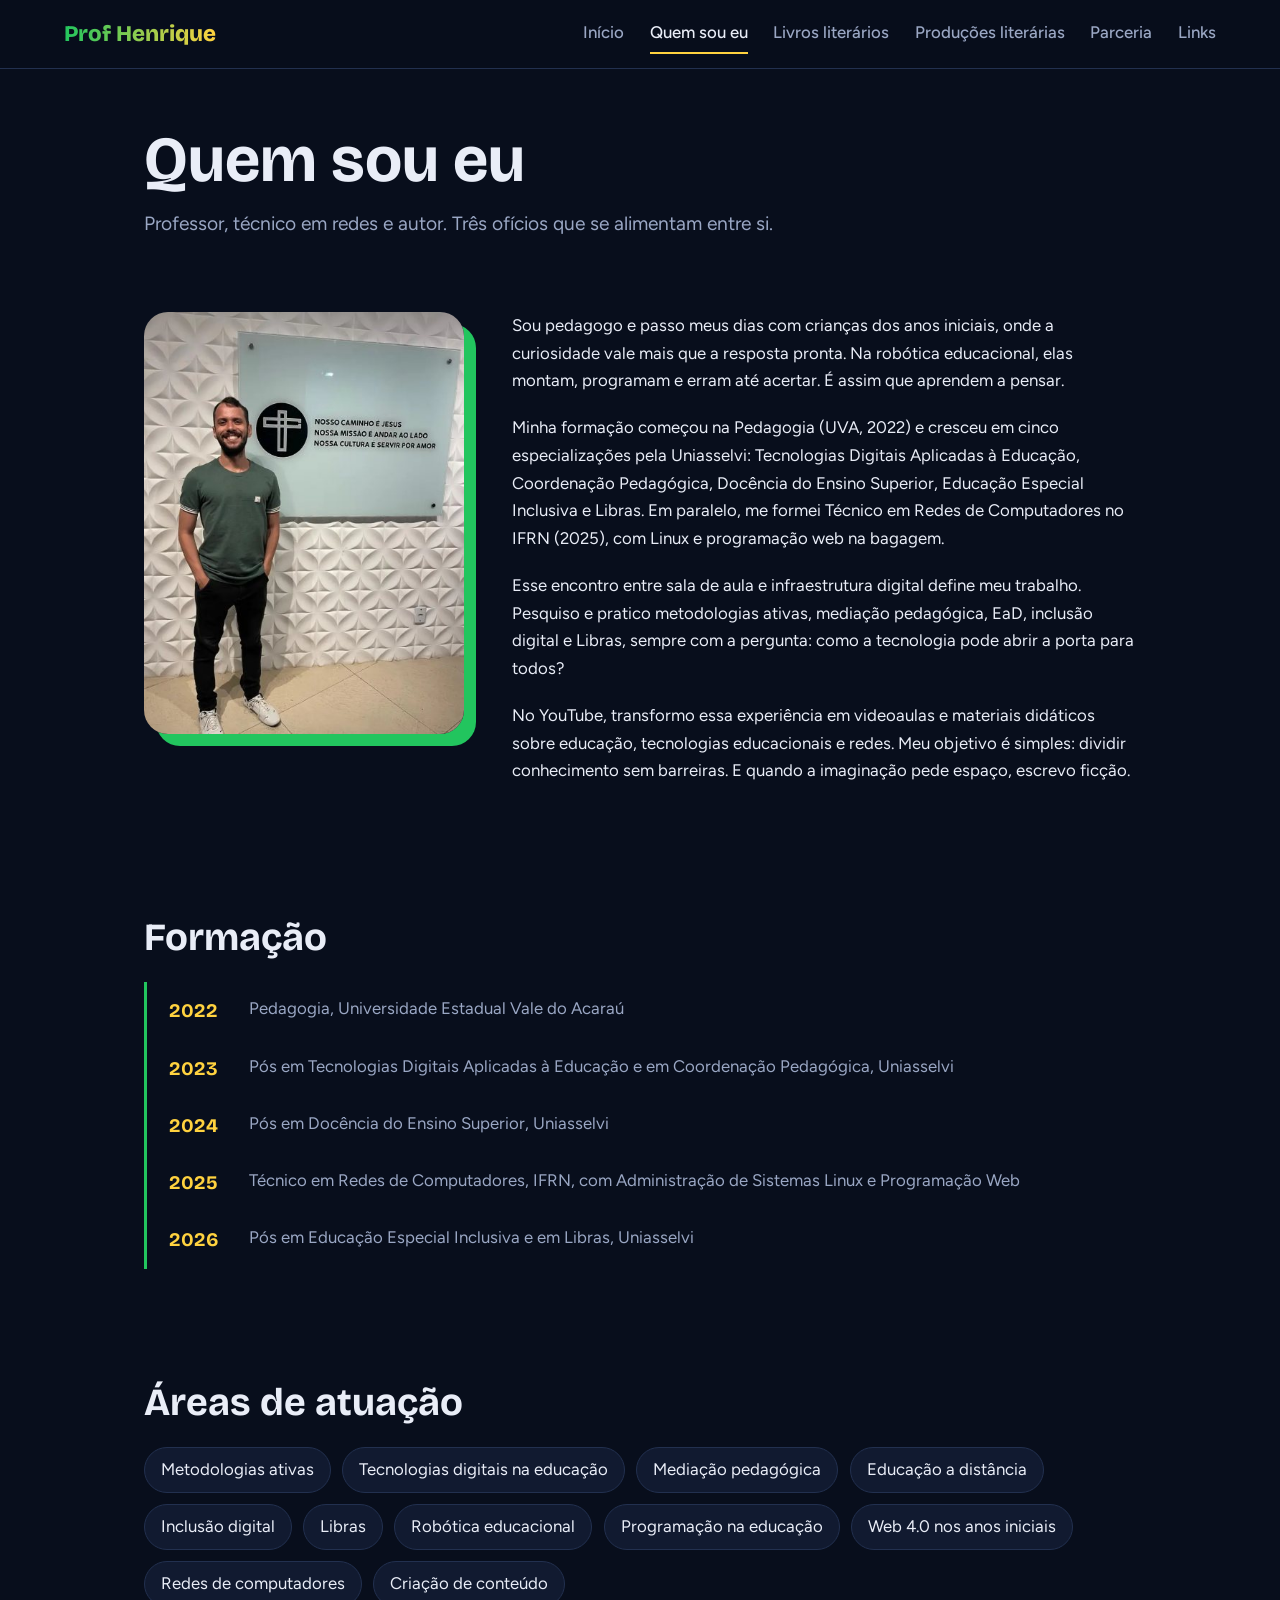
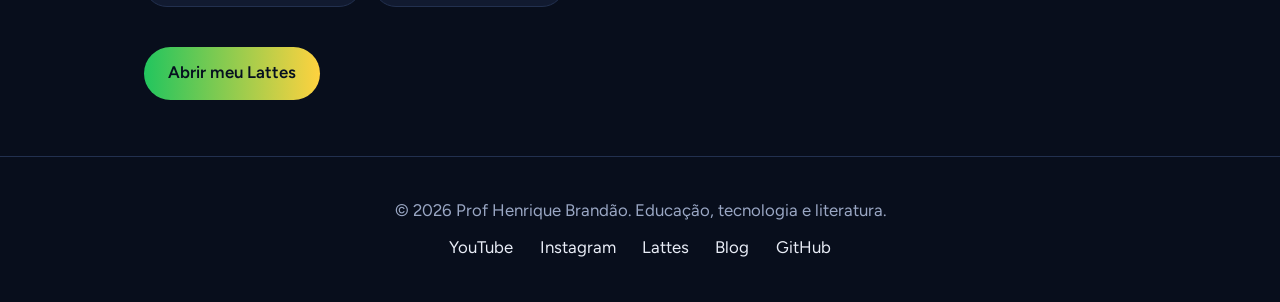
<file: prof-henrique/quem-sou-eu.html>
<!DOCTYPE html>
<html lang="pt-BR"><head><meta charset="utf-8"><meta name="viewport" content="width=device-width,initial-scale=1">
<title>Quem sou eu | Prof Henrique</title><meta name="description" content="Trajetória do Prof Henrique Brandão.">
<link rel="preconnect" href="https://fonts.googleapis.com"><link rel="preconnect" href="https://fonts.gstatic.com" crossorigin>
<link href="https://fonts.googleapis.com/css2?family=Bricolage+Grotesque:opsz,wght@12..96,500;12..96,800&family=Figtree:wght@400;500;600&display=swap" rel="stylesheet">
<link rel="stylesheet" href="style.css"></head><body>
<header class="top"><a class="logo" href="index.html">Prof Henrique</a>
<button class="burger" aria-label="Abrir menu" aria-expanded="false">Menu</button><nav><a href="index.html">Início</a><a href="quem-sou-eu.html" aria-current="page">Quem sou eu</a><a href="livros.html">Livros literários</a><a href="producoes.html">Produções literárias</a><a href="parceria.html">Parceria</a><a href="links.html">Links</a></nav></header>
<main><section class="phead"><h1>Quem sou eu</h1><p>Professor, técnico em redes e autor. Três ofícios que se alimentam entre si.</p></section>
<section class="wrap about"><img class="photo" src="assets/henrique.jpg" alt="Prof Henrique Brandão sorrindo"><div class="prose">
<p>Sou pedagogo e passo meus dias com crianças dos anos iniciais, onde a curiosidade vale mais que a resposta pronta. Na robótica educacional, elas montam, programam e erram até acertar. É assim que aprendem a pensar.</p>
<p>Minha formação começou na Pedagogia (UVA, 2022) e cresceu em cinco especializações pela Uniasselvi: Tecnologias Digitais Aplicadas à Educação, Coordenação Pedagógica, Docência do Ensino Superior, Educação Especial Inclusiva e Libras. Em paralelo, me formei Técnico em Redes de Computadores no IFRN (2025), com Linux e programação web na bagagem.</p>
<p>Esse encontro entre sala de aula e infraestrutura digital define meu trabalho. Pesquiso e pratico metodologias ativas, mediação pedagógica, EaD, inclusão digital e Libras, sempre com a pergunta: como a tecnologia pode abrir a porta para todos?</p>
<p>No YouTube, transformo essa experiência em videoaulas e materiais didáticos sobre educação, tecnologias educacionais e redes. Meu objetivo é simples: dividir conhecimento sem barreiras. E quando a imaginação pede espaço, escrevo ficção.</p></div></section>
<section class="wrap"><h2>Formação</h2><ol class="time">
<li><b>2022</b><span>Pedagogia, Universidade Estadual Vale do Acaraú</span></li>
<li><b>2023</b><span>Pós em Tecnologias Digitais Aplicadas à Educação e em Coordenação Pedagógica, Uniasselvi</span></li>
<li><b>2024</b><span>Pós em Docência do Ensino Superior, Uniasselvi</span></li>
<li><b>2025</b><span>Técnico em Redes de Computadores, IFRN, com Administração de Sistemas Linux e Programação Web</span></li>
<li><b>2026</b><span>Pós em Educação Especial Inclusiva e em Libras, Uniasselvi</span></li></ol></section>
<section class="wrap"><h2>Áreas de atuação</h2><div class="chips">
<span>Metodologias ativas</span><span>Tecnologias digitais na educação</span><span>Mediação pedagógica</span><span>Educação a distância</span><span>Inclusão digital</span><span>Libras</span><span>Robótica educacional</span><span>Programação na educação</span><span>Web 4.0 nos anos iniciais</span><span>Redes de computadores</span><span>Criação de conteúdo</span></div>
<p class="cta"><a class="btn" href="https://buscatextual.cnpq.br/buscatextual/visualizacv.do;jsessionid=6419F757BEDF2084B0B054A61D8149E6.buscatextual_0" target="_blank" rel="noopener">Abrir meu Lattes</a></p></section></main>
<footer><p>© 2026 Prof Henrique Brandão. Educação, tecnologia e literatura.</p>
<p><a href="https://www.youtube.com/@ProfHenriqueBrandao">YouTube</a> <a href="https://www.instagram.com/prof.henriquebrandao/">Instagram</a> <a href="https://buscatextual.cnpq.br/buscatextual/visualizacv.do;jsessionid=6419F757BEDF2084B0B054A61D8149E6.buscatextual_0">Lattes</a> <a href="https://pedagogiaeducacaoemfoco.blogspot.com/">Blog</a> <a href="https://github.com/riqueikki">GitHub</a></p></footer>
<script src="script.js"></script></body></html>
</file>
<file: style.css>
:root{--ink:#080e1c;--panel:#111a30;--line:#22304f;--tx:#e9edf7;--mute:#9aa7c4;--y:#ffd23f;--g:#22c55e;--b:#2f80ff}
*{box-sizing:border-box;margin:0}html{scroll-behavior:smooth}
body{background:var(--ink);color:var(--tx);font:400 1.05rem/1.65 Figtree,system-ui,sans-serif}
h1,h2,h3,.logo{font-family:'Bricolage Grotesque',sans-serif;line-height:1.1}
a{color:inherit;text-decoration:none}img{max-width:100%;display:block}
:focus-visible{outline:3px solid var(--y);outline-offset:3px}
.top{position:sticky;top:0;z-index:9;display:flex;align-items:center;justify-content:space-between;padding:.9rem 5vw;background:rgba(8,14,28,.9);backdrop-filter:blur(10px);border-bottom:1px solid var(--line)}
.logo{font-weight:800;font-size:1.4rem;background:linear-gradient(90deg,var(--g),var(--y));-webkit-background-clip:text;background-clip:text;color:transparent}
nav{display:flex;gap:1.6rem}nav a{color:var(--mute);font-weight:500;padding:.3rem 0;border-bottom:2px solid transparent}
nav a:hover,nav a[aria-current]{color:var(--tx);border-color:var(--y)}.burger{display:none}
.wrap,.phead{max-width:1120px;margin:0 auto;padding:3.5rem 5vw}.phead{padding-bottom:1rem}
.phead h1{font-size:clamp(2.4rem,6vw,4rem)}.phead p{color:var(--mute);max-width:56ch;margin-top:.8rem;font-size:1.2rem}
h2{font-size:clamp(1.7rem,4vw,2.4rem);margin-bottom:1.5rem}
.hero{max-width:1240px;margin:0 auto;padding:4rem 5vw 3rem;display:grid;grid-template-columns:1fr 1.15fr;gap:3rem;align-items:center}
.hero h1{font-size:clamp(2.8rem,7vw,5.4rem);font-weight:800;margin:.6rem 0 1rem}
.kicker{color:var(--g);font-weight:600}.roles{font-size:1.5rem;font-family:'Bricolage Grotesque',sans-serif}
#role{color:var(--y)}.caret{display:inline-block;width:3px;height:1.2em;background:var(--y);margin-left:3px;vertical-align:-.2em;animation:bl 1s steps(1) infinite}
@keyframes bl{50%{opacity:0}}.lead{color:var(--mute);max-width:46ch;margin:1rem 0 1.8rem;font-size:1.15rem}
.hero-art img{border-radius:28px;box-shadow:0 0 0 1px var(--line),0 30px 80px -20px rgba(47,128,255,.45);animation:rise 1s ease both}
@keyframes rise{from{opacity:0;transform:translateY(24px) scale(.97)}}
.cta{display:flex;gap:1rem;flex-wrap:wrap}
.btn{display:inline-block;background:linear-gradient(90deg,var(--g),var(--y));color:#06101f;font-weight:600;padding:.8rem 1.5rem;border-radius:999px;transition:transform .2s}
.btn:hover{transform:translateY(-2px)}.btn.ghost{background:none;color:var(--tx);box-shadow:inset 0 0 0 2px var(--line)}
.btn.off{background:var(--panel);color:var(--mute);box-shadow:inset 0 0 0 1px var(--line);cursor:not-allowed;pointer-events:none}
.strip{max-width:1120px;margin:0 auto;display:grid;grid-template-columns:repeat(4,1fr);border-block:1px solid var(--line)}
.strip div{padding:1.6rem 1rem;text-align:center}.strip b{display:block;font:800 2.6rem 'Bricolage Grotesque';color:var(--y)}.strip span{color:var(--mute);font-size:.95rem}
.grid3{display:grid;grid-template-columns:repeat(auto-fit,minmax(260px,1fr));gap:1.5rem}
.tile{background:var(--panel);border:1px solid var(--line);border-radius:20px;overflow:hidden;padding-bottom:1.3rem;transition:border-color .2s}
.tile:hover{border-color:var(--y)}.tile img{width:100%;aspect-ratio:16/10;object-fit:cover;object-position:top;margin-bottom:1rem}
.tile h3,.tile p{padding-inline:1.3rem}.tile p{color:var(--mute);margin-top:.4rem}
.about{display:grid;grid-template-columns:320px 1fr;gap:3rem;align-items:start}
.photo{width:100%;border-radius:24px;box-shadow:12px 12px 0 var(--g)}
.prose p{margin-bottom:1.2rem;max-width:62ch}
.time{list-style:none;padding:0;border-left:3px solid var(--g)}.time li{display:grid;grid-template-columns:5rem 1fr;padding:.8rem 0 .8rem 1.4rem}
.time b{font-family:'Bricolage Grotesque';color:var(--y);font-size:1.2rem}.time span{color:var(--mute)}
.chips{display:flex;flex-wrap:wrap;gap:.7rem}.chips span{padding:.5rem 1rem;border:1px solid var(--line);border-radius:999px;background:var(--panel)}
.chips+.cta{margin-top:2.5rem}
.shelf{display:grid;grid-template-columns:repeat(auto-fit,minmax(240px,1fr));gap:2.2rem}.shelf.two{grid-template-columns:repeat(auto-fit,minmax(280px,380px));justify-content:center}
.book{display:flex;flex-direction:column;gap:.5rem}.book img{width:100%;aspect-ratio:2/3;object-fit:cover;border-radius:10px;box-shadow:0 20px 40px -12px #000;transition:transform .3s}
.book:hover img{transform:translateY(-6px) rotate(-1deg)}.book h3{font-size:1.4rem;margin-top:.8rem}.book .sub{color:var(--y);font-weight:500}
.book p:not(.sub){color:var(--mute);font-size:.98rem;flex:1}.book .btn{align-self:flex-start;margin-top:.6rem}
.stack{display:grid;gap:1.8rem}.link{display:grid;grid-template-columns:1.3fr 1fr;gap:2rem;align-items:center;background:var(--panel);border:1px solid var(--line);border-radius:24px;padding:1rem;transition:border-color .2s}
.link:hover{border-color:var(--y)}.link img{border-radius:16px}.link p{color:var(--mute);margin:.6rem 0 1.2rem}.link h3{font-size:1.8rem}
footer{border-top:1px solid var(--line);padding:2.5rem 5vw;text-align:center;color:var(--mute)}footer p+p{margin-top:.6rem}footer a{margin:0 .7rem;color:var(--tx)}footer a:hover{color:var(--y)}
@media(max-width:860px){.hero,.about,.link{grid-template-columns:1fr}.strip{grid-template-columns:1fr 1fr}.photo{max-width:320px}
.burger{display:block;background:var(--panel);color:var(--tx);border:1px solid var(--line);border-radius:10px;padding:.5rem 1rem;font:inherit}
nav{display:none;position:absolute;top:100%;left:0;right:0;flex-direction:column;gap:0;background:var(--ink);padding:1rem 5vw;border-bottom:1px solid var(--line)}nav.open{display:flex}nav a{padding:.8rem 0}}
@media(prefers-reduced-motion:reduce){*{animation:none!important;transition:none!important}}

.grid4{display:grid;grid-template-columns:repeat(auto-fit,minmax(220px,1fr));gap:1.5rem}
.tag{align-self:flex-start;background:rgba(34,197,94,.15);color:var(--g);border:1px solid var(--g);border-radius:999px;padding:.1rem .8rem;font-size:.85rem;font-weight:600}
.link img{aspect-ratio:16/10;object-fit:cover;width:100%}
.posts{list-style:none;padding:0;margin:0 0 1.2rem}.posts li{padding:.55rem 0;border-top:1px solid var(--line)}.posts a{font-weight:500}.posts a:hover{color:var(--y)}.posts small{display:block;color:var(--mute)}

.partners{display:grid;grid-template-columns:repeat(auto-fit,minmax(280px,420px));gap:2rem;justify-content:center}
.partner{background:var(--panel);border:1px solid var(--line);border-radius:24px;padding:2rem;display:flex;flex-direction:column;align-items:center;text-align:center;gap:.6rem;transition:border-color .2s}
.partner:hover{border-color:var(--y)}.partner h3{font-size:1.7rem;margin-top:.6rem}.partner p{color:var(--mute);flex:1}
.logo-box{background:#fff;border-radius:50%;width:220px;height:220px;display:grid;place-items:center;overflow:hidden;box-shadow:0 0 0 4px var(--line)}
.logo-box img{width:100%;height:100%;object-fit:contain}.partner .btn{margin-top:.8rem}
</file>
<file: prof-henrique/style.css>
:root{--ink:#080e1c;--panel:#111a30;--line:#22304f;--tx:#e9edf7;--mute:#9aa7c4;--y:#ffd23f;--g:#22c55e;--b:#2f80ff}
*{box-sizing:border-box;margin:0}html{scroll-behavior:smooth}
body{background:var(--ink);color:var(--tx);font:400 1.05rem/1.65 Figtree,system-ui,sans-serif}
h1,h2,h3,.logo{font-family:'Bricolage Grotesque',sans-serif;line-height:1.1}
a{color:inherit;text-decoration:none}img{max-width:100%;display:block}
:focus-visible{outline:3px solid var(--y);outline-offset:3px}
.top{position:sticky;top:0;z-index:9;display:flex;align-items:center;justify-content:space-between;padding:.9rem 5vw;background:rgba(8,14,28,.9);backdrop-filter:blur(10px);border-bottom:1px solid var(--line)}
.logo{font-weight:800;font-size:1.4rem;background:linear-gradient(90deg,var(--g),var(--y));-webkit-background-clip:text;background-clip:text;color:transparent}
nav{display:flex;gap:1.6rem}nav a{color:var(--mute);font-weight:500;padding:.3rem 0;border-bottom:2px solid transparent}
nav a:hover,nav a[aria-current]{color:var(--tx);border-color:var(--y)}.burger{display:none}
.wrap,.phead{max-width:1120px;margin:0 auto;padding:3.5rem 5vw}.phead{padding-bottom:1rem}
.phead h1{font-size:clamp(2.4rem,6vw,4rem)}.phead p{color:var(--mute);max-width:56ch;margin-top:.8rem;font-size:1.2rem}
h2{font-size:clamp(1.7rem,4vw,2.4rem);margin-bottom:1.5rem}
.hero{max-width:1240px;margin:0 auto;padding:4rem 5vw 3rem;display:grid;grid-template-columns:1fr 1.15fr;gap:3rem;align-items:center}
.hero h1{font-size:clamp(2.8rem,7vw,5.4rem);font-weight:800;margin:.6rem 0 1rem}
.kicker{color:var(--g);font-weight:600}.roles{font-size:1.5rem;font-family:'Bricolage Grotesque',sans-serif}
#role{color:var(--y)}.caret{display:inline-block;width:3px;height:1.2em;background:var(--y);margin-left:3px;vertical-align:-.2em;animation:bl 1s steps(1) infinite}
@keyframes bl{50%{opacity:0}}.lead{color:var(--mute);max-width:46ch;margin:1rem 0 1.8rem;font-size:1.15rem}
.hero-art img{border-radius:28px;box-shadow:0 0 0 1px var(--line),0 30px 80px -20px rgba(47,128,255,.45);animation:rise 1s ease both}
@keyframes rise{from{opacity:0;transform:translateY(24px) scale(.97)}}
.cta{display:flex;gap:1rem;flex-wrap:wrap}
.btn{display:inline-block;background:linear-gradient(90deg,var(--g),var(--y));color:#06101f;font-weight:600;padding:.8rem 1.5rem;border-radius:999px;transition:transform .2s}
.btn:hover{transform:translateY(-2px)}.btn.ghost{background:none;color:var(--tx);box-shadow:inset 0 0 0 2px var(--line)}
.btn.off{background:var(--panel);color:var(--mute);box-shadow:inset 0 0 0 1px var(--line);cursor:not-allowed;pointer-events:none}
.strip{max-width:1120px;margin:0 auto;display:grid;grid-template-columns:repeat(4,1fr);border-block:1px solid var(--line)}
.strip div{padding:1.6rem 1rem;text-align:center}.strip b{display:block;font:800 2.6rem 'Bricolage Grotesque';color:var(--y)}.strip span{color:var(--mute);font-size:.95rem}
.grid3{display:grid;grid-template-columns:repeat(auto-fit,minmax(260px,1fr));gap:1.5rem}
.tile{background:var(--panel);border:1px solid var(--line);border-radius:20px;overflow:hidden;padding-bottom:1.3rem;transition:border-color .2s}
.tile:hover{border-color:var(--y)}.tile img{width:100%;aspect-ratio:16/10;object-fit:cover;object-position:top;margin-bottom:1rem}
.tile h3,.tile p{padding-inline:1.3rem}.tile p{color:var(--mute);margin-top:.4rem}
.about{display:grid;grid-template-columns:320px 1fr;gap:3rem;align-items:start}
.photo{width:100%;border-radius:24px;box-shadow:12px 12px 0 var(--g)}
.prose p{margin-bottom:1.2rem;max-width:62ch}
.time{list-style:none;padding:0;border-left:3px solid var(--g)}.time li{display:grid;grid-template-columns:5rem 1fr;padding:.8rem 0 .8rem 1.4rem}
.time b{font-family:'Bricolage Grotesque';color:var(--y);font-size:1.2rem}.time span{color:var(--mute)}
.chips{display:flex;flex-wrap:wrap;gap:.7rem}.chips span{padding:.5rem 1rem;border:1px solid var(--line);border-radius:999px;background:var(--panel)}
.chips+.cta{margin-top:2.5rem}
.shelf{display:grid;grid-template-columns:repeat(auto-fit,minmax(240px,1fr));gap:2.2rem}.shelf.two{grid-template-columns:repeat(auto-fit,minmax(280px,380px));justify-content:center}
.book{display:flex;flex-direction:column;gap:.5rem}.book img{width:100%;aspect-ratio:2/3;object-fit:cover;border-radius:10px;box-shadow:0 20px 40px -12px #000;transition:transform .3s}
.book:hover img{transform:translateY(-6px) rotate(-1deg)}.book h3{font-size:1.4rem;margin-top:.8rem}.book .sub{color:var(--y);font-weight:500}
.book p:not(.sub){color:var(--mute);font-size:.98rem;flex:1}.book .btn{align-self:flex-start;margin-top:.6rem}
.stack{display:grid;gap:1.8rem}.link{display:grid;grid-template-columns:1.3fr 1fr;gap:2rem;align-items:center;background:var(--panel);border:1px solid var(--line);border-radius:24px;padding:1rem;transition:border-color .2s}
.link:hover{border-color:var(--y)}.link img{border-radius:16px}.link p{color:var(--mute);margin:.6rem 0 1.2rem}.link h3{font-size:1.8rem}
footer{border-top:1px solid var(--line);padding:2.5rem 5vw;text-align:center;color:var(--mute)}footer p+p{margin-top:.6rem}footer a{margin:0 .7rem;color:var(--tx)}footer a:hover{color:var(--y)}
@media(max-width:860px){.hero,.about,.link{grid-template-columns:1fr}.strip{grid-template-columns:1fr 1fr}.photo{max-width:320px}
.burger{display:block;background:var(--panel);color:var(--tx);border:1px solid var(--line);border-radius:10px;padding:.5rem 1rem;font:inherit}
nav{display:none;position:absolute;top:100%;left:0;right:0;flex-direction:column;gap:0;background:var(--ink);padding:1rem 5vw;border-bottom:1px solid var(--line)}nav.open{display:flex}nav a{padding:.8rem 0}}
@media(prefers-reduced-motion:reduce){*{animation:none!important;transition:none!important}}

.grid4{display:grid;grid-template-columns:repeat(auto-fit,minmax(220px,1fr));gap:1.5rem}
.tag{align-self:flex-start;background:rgba(34,197,94,.15);color:var(--g);border:1px solid var(--g);border-radius:999px;padding:.1rem .8rem;font-size:.85rem;font-weight:600}
.link img{aspect-ratio:16/10;object-fit:cover;width:100%}
.posts{list-style:none;padding:0;margin:0 0 1.2rem}.posts li{padding:.55rem 0;border-top:1px solid var(--line)}.posts a{font-weight:500}.posts a:hover{color:var(--y)}.posts small{display:block;color:var(--mute)}

.partners{display:grid;grid-template-columns:repeat(auto-fit,minmax(280px,420px));gap:2rem;justify-content:center}
.partner{background:var(--panel);border:1px solid var(--line);border-radius:24px;padding:2rem;display:flex;flex-direction:column;align-items:center;text-align:center;gap:.6rem;transition:border-color .2s}
.partner:hover{border-color:var(--y)}.partner h3{font-size:1.7rem;margin-top:.6rem}.partner p{color:var(--mute);flex:1}
.logo-box{background:#fff;border-radius:50%;width:220px;height:220px;display:grid;place-items:center;overflow:hidden;box-shadow:0 0 0 4px var(--line)}
.logo-box img{width:100%;height:100%;object-fit:contain}.partner .btn{margin-top:.8rem}
</file>
